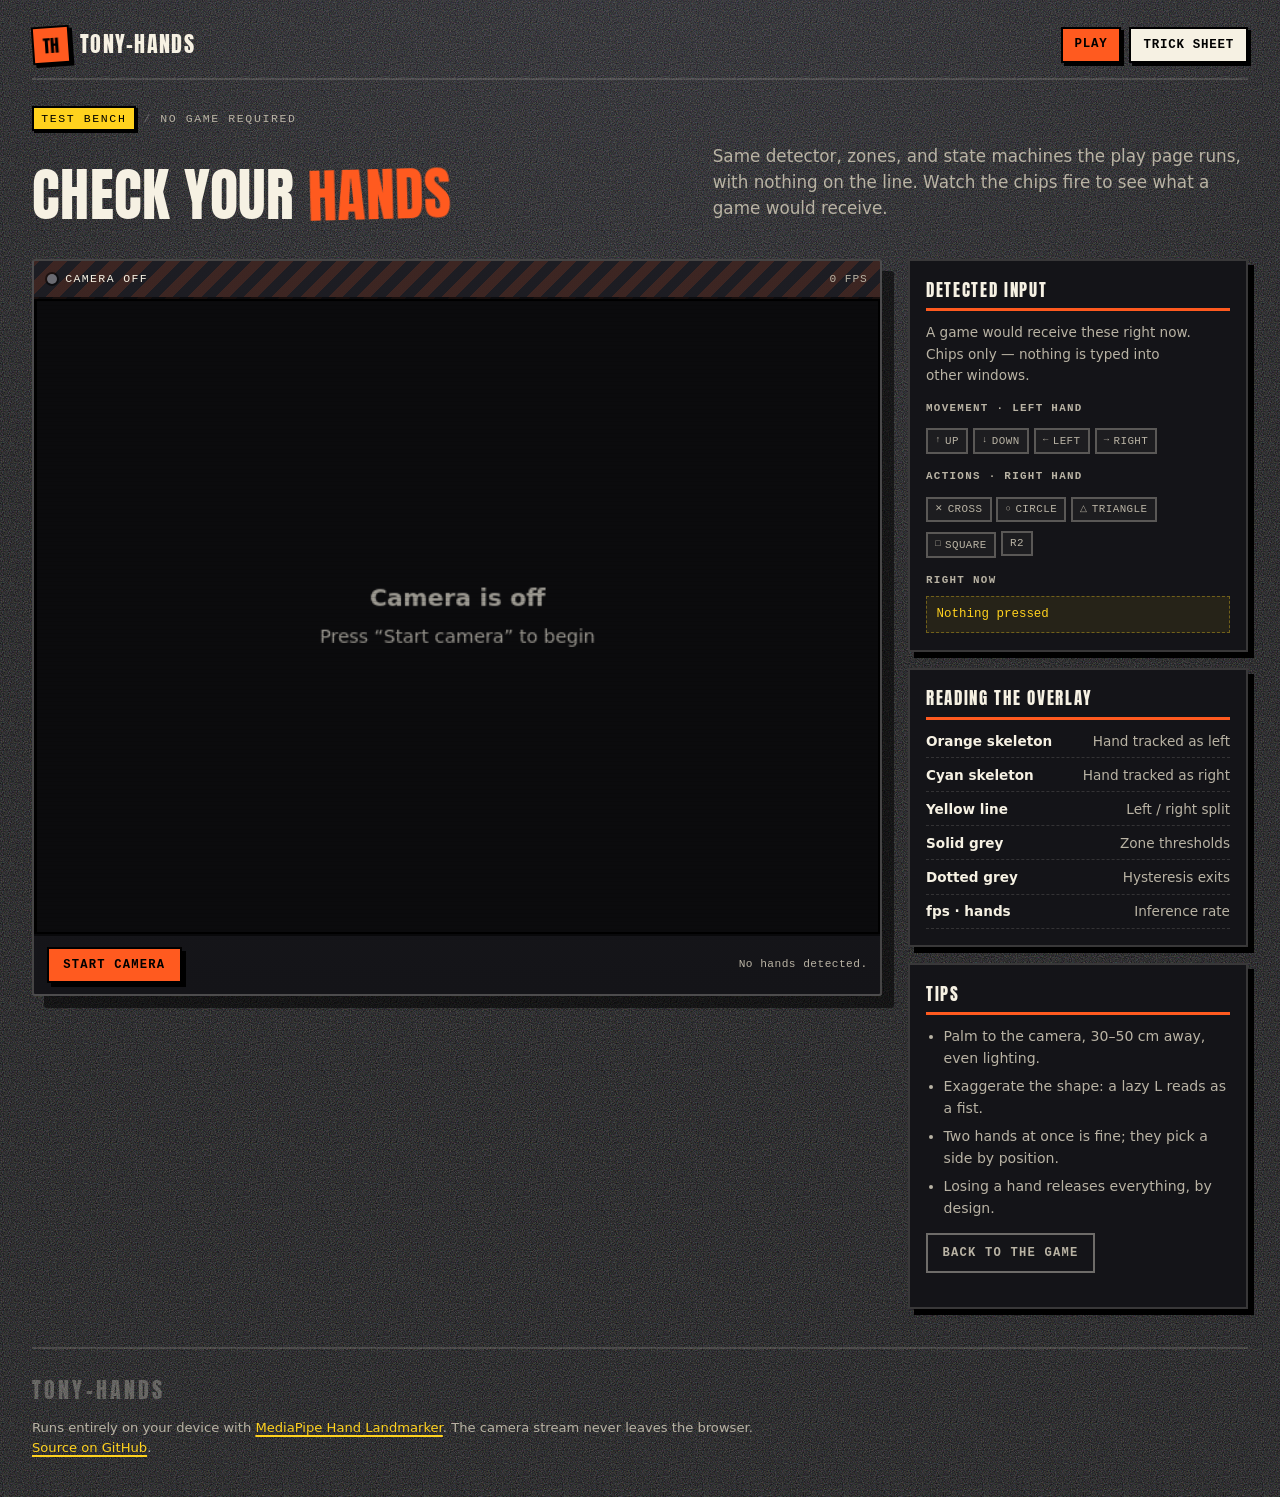
<file: web/demo.html>
<!DOCTYPE html>
<html lang="en">
  <head>
    <meta charset="utf-8" />
    <meta name="viewport" content="width=device-width, initial-scale=1" />
    <title>Hands test — Tony-Hands</title>
    <meta
      name="description"
      content="Test bench for Tony-Hands hands: MediaPipe hand tracking in the browser, with movement zones and the PlayStation inputs each gesture produces."
    />
    <meta name="color-scheme" content="dark" />
    <link
      rel="icon"
      href="data:image/svg+xml,%3Csvg xmlns='http://www.w3.org/2000/svg' viewBox='0 0 64 64'%3E%3Crect width='64' height='64' fill='%230b0b0d'/%3E%3Ctext x='32' y='45' font-family='Arial Black,Arial' font-size='30' font-weight='900' fill='%23ffd21e' text-anchor='middle'%3ETH%3C/text%3E%3C/svg%3E"
    />
    <link
      rel="preload"
      href="./fonts/anton-latin.woff2"
      as="font"
      type="font/woff2"
      crossorigin
    />

    <link rel="stylesheet" href="./styles.css" />
    <script type="module" src="./demo.js"></script>
  </head>
  <body class="page page--demo">
    <a class="skip-link" href="#stage">Skip to the preview</a>

    <header class="masthead">
      <div class="bar">
        <a class="brand" href="./index.html" aria-label="Tony-Hands, play">
          <span class="brand__stamp" aria-hidden="true">TH</span>
          <span class="brand__name">Tony-Hands</span>
        </a>
        <nav class="bar__nav" aria-label="Site">
          <a class="pill pill--go" href="./index.html">Play</a>
          <button class="pill" type="button" data-open-dialog="tricks" aria-haspopup="dialog">
            Trick sheet
          </button>
        </nav>
      </div>

      <div class="hero hero--compact">
        <p class="eyebrow">
          <span class="eyebrow__tag">Test bench</span>
          <span>No game required</span>
        </p>
        <h1 class="hero__title">Check your <em>hands</em></h1>
        <p class="hero__lede">
          Same detector, zones, and state machines the play page runs, with
          nothing on the line. Watch the chips fire to see what a game would
          receive.
        </p>
      </div>
    </header>

    <main>
      <section class="bench" aria-labelledby="stage-heading">
        <div class="bench__stage">
          <div class="cab">
            <div class="cab__bar">
              <p class="cab__rec">
                <span class="cab__dot" data-lamp aria-hidden="true"></span>
                <span id="status-text">Camera off</span>
              </p>
              <p class="cab__core" id="bench-fps">0 fps</p>
            </div>
            <div class="cab__screen">
              <canvas
                id="stage"
                width="640"
                height="480"
                role="img"
                aria-label="Mirrored camera preview. Movement zones are on the left half, action gestures on the right, with a skeleton over each tracked hand."
              >
                Your browser cannot display the camera preview.
              </canvas>
              <div class="cab__scanlines" aria-hidden="true"></div>
            </div>
            <div class="cab__deck cab__deck--split">
              <button class="btn btn--primary" id="start" type="button">
                Start camera
              </button>
              <p class="deck__note" id="hands">No hands detected.</p>
            </div>
          </div>

          <p class="error" id="error" role="alert" hidden></p>
        </div>

        <aside class="rail" aria-label="Readout">
          <section class="card">
            <h2 class="card__title">Detected input</h2>
            <p class="card__hint">
              A game would receive these right now. Chips only — nothing is
              typed into other windows.
            </p>
            <h3 class="card__sub">Movement · left hand</h3>
            <ul class="chips" role="list">
              <li><span class="chip" data-action="dpad_up"><span class="glyph" aria-hidden="true">↑</span>Up</span></li>
              <li><span class="chip" data-action="dpad_down"><span class="glyph" aria-hidden="true">↓</span>Down</span></li>
              <li><span class="chip" data-action="dpad_left"><span class="glyph" aria-hidden="true">←</span>Left</span></li>
              <li><span class="chip" data-action="dpad_right"><span class="glyph" aria-hidden="true">→</span>Right</span></li>
            </ul>
            <h3 class="card__sub">Actions · right hand</h3>
            <ul class="chips" role="list">
              <li><span class="chip" data-action="cross"><span class="glyph" aria-hidden="true">✕</span>Cross</span></li>
              <li><span class="chip" data-action="circle"><span class="glyph" aria-hidden="true">○</span>Circle</span></li>
              <li><span class="chip" data-action="triangle"><span class="glyph" aria-hidden="true">△</span>Triangle</span></li>
              <li><span class="chip" data-action="square"><span class="glyph" aria-hidden="true">□</span>Square</span></li>
              <li><span class="chip" data-action="r2">R2</span></li>
            </ul>
            <h3 class="card__sub">Right now</h3>
            <p class="summary" id="summary">Nothing pressed</p>
          </section>

          <section class="card">
            <h2 class="card__title">Reading the overlay</h2>
            <dl class="legend">
              <div><dt>Orange skeleton</dt><dd>Hand tracked as left</dd></div>
              <div><dt>Cyan skeleton</dt><dd>Hand tracked as right</dd></div>
              <div><dt>Yellow line</dt><dd>Left / right split</dd></div>
              <div><dt>Solid grey</dt><dd>Zone thresholds</dd></div>
              <div><dt>Dotted grey</dt><dd>Hysteresis exits</dd></div>
              <div><dt>fps · hands</dt><dd>Inference rate</dd></div>
            </dl>
          </section>

          <section class="card">
            <h2 class="card__title">Tips</h2>
            <ul class="ticks">
              <li>Palm to the camera, 30–50&nbsp;cm away, even lighting.</li>
              <li>Exaggerate the shape: a lazy L reads as a fist.</li>
              <li>Two hands at once is fine; they pick a side by position.</li>
              <li>Losing a hand releases everything, by design.</li>
            </ul>
            <p class="card__row">
              <a class="btn btn--ghost" href="./index.html">Back to the game</a>
            </p>
          </section>
        </aside>
      </section>
    </main>

    <footer class="footer">
      <p class="footer__mark" aria-hidden="true">Tony-Hands</p>
      <p>
        Runs entirely on your device with
        <a href="https://ai.google.dev/edge/mediapipe/solutions/vision/hand_landmarker">MediaPipe Hand Landmarker</a>.
        The camera stream never leaves the browser.
        <a href="https://github.com/Madvillainism/Tony-Hands">Source on GitHub</a>.
      </p>
    </footer>

    <dialog class="sheet" id="tricks" aria-labelledby="tricks-title" closedby="any">
      <div class="sheet__inner">
        <header class="sheet__head">
          <h2 class="sheet__title" id="tricks-title">Trick sheet</h2>
          <form method="dialog">
            <button class="sheet__close" type="submit" aria-label="Close the trick sheet">×</button>
          </form>
        </header>
        <div class="sheet__body">
          <section>
            <h3 class="sheet__sub">Hands</h3>
            <ul class="tricks">
              <li class="trick"><span class="trick__glyph" aria-hidden="true">✋</span><span class="trick__name">Open palm</span><span class="trick__key">Cross</span><span class="trick__note">Crouch and hold.</span></li>
              <li class="trick"><span class="trick__glyph" aria-hidden="true">👍</span><span class="trick__name">Thumbs up</span><span class="trick__key">Circle</span><span class="trick__note">Grab.</span></li>
              <li class="trick"><span class="trick__glyph" aria-hidden="true">👎</span><span class="trick__name">Thumbs down</span><span class="trick__key">Pause</span><span class="trick__note">Upright fist, thumb down. Repeat to resume.</span></li>
              <li class="trick"><span class="trick__glyph" aria-hidden="true">✌️</span><span class="trick__name">Peace sign</span><span class="trick__key">Triangle</span><span class="trick__note">Grind.</span></li>
              <li class="trick"><span class="trick__glyph" aria-hidden="true">🤘</span><span class="trick__name">L shape</span><span class="trick__key">Square</span><span class="trick__note">Flip trick.</span></li>
              <li class="trick"><span class="trick__glyph" aria-hidden="true">☝️</span><span class="trick__name">Point, left hand</span><span class="trick__key">R2 tap</span><span class="trick__note">120&nbsp;ms press.</span></li>
              <li class="trick"><span class="trick__glyph" aria-hidden="true">✊</span><span class="trick__name">Fist</span><span class="trick__key">Release</span><span class="trick__note">Drops what is held.</span></li>
            </ul>
          </section>
        </div>
      </div>
    </dialog>

    <video
      id="camera"
      class="visually-hidden"
      playsinline
      muted
      autoplay
      aria-hidden="true"
    ></video>

    <p class="visually-hidden" id="announcer" role="status"></p>
  </body>
</html>
</file>
<file: web/styles.css>
/* Tony-Hands — skate-zine UI.
 *
 * Palette, type, and texture are deliberately narrow: asphalt paper, bone
 * ink, one hot orange, one warning yellow. Everything else is spacing.
 * Baseline 2024 target: no polyfills, no CSS filters on the game canvas.
 */

@font-face {
  font-family: "Anton";
  src: url("./fonts/anton-latin.woff2") format("woff2");
  font-weight: 400;
  font-style: normal;
  font-display: swap;
  unicode-range: U+0000-00FF, U+0131, U+0152-0153, U+02BB-02BC, U+02C6, U+02DA,
    U+02DC, U+2000-206F, U+20AC, U+2122, U+2191, U+2193, U+2212, U+2215, U+FEFF,
    U+FFFD;
}

:root {
  --asphalt: #0b0b0d;
  --asphalt-2: #141418;
  --asphalt-3: #1d1d23;
  --bone: #f6f1e3;
  --bone-dim: #b9b3a4;
  --orange: #ff5a1f;
  --yellow: #ffd21e;
  --cyan: #34e0ff;
  --green: #56e08a;
  --ink: #000000;
  --line: 2px;
  --radius: 3px;
  --shadow-hard: 6px 6px 0 var(--ink);
  --shadow-drop: 12px 12px 0 rgba(0, 0, 0, 0.55);
  --wrap: 1320px;
  --pad: clamp(1rem, 2.5vw, 2.25rem);

  --font-display: "Anton", "Arial Narrow", "Haettenschweiler", Impact, sans-serif;
  --font-body: ui-sans-serif, system-ui, -apple-system, "Segoe UI", Roboto, sans-serif;
  --font-mono: ui-monospace, SFMono-Regular, Consolas, "Liberation Mono", monospace;

  /* Grain: one tiled SVG noise layer, painted on the page background only so
     it never sits between the emulator canvas and the compositor. */
  --grain: url("data:image/svg+xml,%3Csvg xmlns='http://www.w3.org/2000/svg' width='140' height='140'%3E%3Cfilter id='n'%3E%3CfeTurbulence type='fractalNoise' baseFrequency='0.85' numOctaves='3' stitchTiles='stitch'/%3E%3C/filter%3E%3Crect width='140' height='140' filter='url(%23n)' opacity='0.42'/%3E%3C/svg%3E");
}

*,
*::before,
*::after {
  box-sizing: border-box;
}

html {
  -webkit-text-size-adjust: 100%;
}

body {
  margin: 0;
  min-block-size: 100vh;
  background-color: var(--asphalt);
  background-image: var(--grain),
    radial-gradient(120% 90% at 50% -10%, #1b1b21 0%, var(--asphalt) 62%);
  background-size: 140px 140px, cover;
  color: var(--bone);
  font-family: var(--font-body);
  font-size: clamp(0.95rem, 0.35vw + 0.88rem, 1.05rem);
  line-height: 1.55;
  text-align: start;
  overflow-wrap: break-word;
}

img,
canvas,
video {
  max-inline-size: 100%;
}

a {
  color: var(--yellow);
  text-decoration-thickness: 2px;
  text-underline-offset: 3px;
}

a:hover {
  color: var(--orange);
}

code,
kbd {
  font-family: var(--font-mono);
  font-size: 0.86em;
}

:focus-visible {
  outline: 3px solid var(--cyan);
  outline-offset: 3px;
}

/* ------------------------------------------------------------------ layout */

.masthead,
main,
.footer {
  inline-size: min(100% - 2 * var(--pad), var(--wrap));
  margin-inline: auto;
}

.masthead {
  padding-block: clamp(1rem, 2vw, 1.75rem) clamp(1.5rem, 3vw, 2.5rem);
}

.bar {
  display: flex;
  flex-wrap: wrap;
  align-items: center;
  justify-content: space-between;
  gap: 1rem;
  padding-block-end: 0.9rem;
  border-block-end: var(--line) solid rgba(246, 241, 227, 0.14);
}

.brand {
  display: inline-flex;
  align-items: center;
  gap: 0.6rem;
  color: var(--bone);
  text-decoration: none;
}

.brand__stamp {
  display: grid;
  place-items: center;
  inline-size: 2.4rem;
  block-size: 2.4rem;
  background: var(--orange);
  color: var(--ink);
  font-family: var(--font-display);
  font-size: 1.15rem;
  letter-spacing: 0.02em;
  border: var(--line) solid var(--ink);
  box-shadow: 3px 3px 0 var(--ink);
  transform: rotate(-4deg);
}

.brand__name {
  font-family: var(--font-display);
  font-size: 1.35rem;
  letter-spacing: 0.06em;
  text-transform: uppercase;
}

.bar__nav {
  display: flex;
  flex-wrap: wrap;
  gap: 0.5rem;
}

.pill {
  display: inline-flex;
  align-items: center;
  gap: 0.35rem;
  padding: 0.4rem 0.75rem;
  background: var(--bone);
  color: var(--ink);
  font-family: var(--font-mono);
  font-size: 0.78rem;
  font-weight: 700;
  letter-spacing: 0.06em;
  text-transform: uppercase;
  text-decoration: none;
  border: var(--line) solid var(--ink);
  box-shadow: 3px 3px 0 var(--ink);
  cursor: pointer;
  transition: transform 120ms ease, box-shadow 120ms ease, background-color 120ms ease;
}

.pill:hover {
  background: var(--yellow);
  transform: translate(-1px, -1px);
  box-shadow: 4px 4px 0 var(--ink);
}

.pill:active {
  transform: translate(2px, 2px);
  box-shadow: 1px 1px 0 var(--ink);
}

.pill--go {
  background: var(--orange);
  color: var(--ink);
}

.pill--inline {
  font-size: 0.72rem;
  padding: 0.2rem 0.5rem;
  box-shadow: 2px 2px 0 var(--ink);
}

/* -------------------------------------------------------------------- hero */

.hero {
  display: grid;
  grid-template-columns: minmax(0, 1.2fr) minmax(0, 1fr);
  align-items: end;
  column-gap: clamp(1rem, 3vw, 3rem);
  row-gap: 0.75rem;
  padding-block-start: clamp(1.25rem, 2vw, 1.75rem);
}

.hero .eyebrow {
  grid-column: 1 / -1;
  margin-block-end: 0;
}

.hero--compact .hero__title {
  font-size: clamp(2.2rem, 5.5vw, 3.6rem);
}

.eyebrow {
  display: flex;
  flex-wrap: wrap;
  align-items: center;
  gap: 0.5rem;
  margin: 0 0 0.9rem;
  font-family: var(--font-mono);
  font-size: 0.72rem;
  letter-spacing: 0.14em;
  text-transform: uppercase;
  color: var(--bone-dim);
}

.eyebrow > span + span::before {
  content: "/";
  margin-inline-end: 0.5rem;
  color: rgba(246, 241, 227, 0.3);
}

.eyebrow__tag {
  background: var(--yellow);
  color: var(--ink);
  padding: 0.1rem 0.45rem;
  border: var(--line) solid var(--ink);
  box-shadow: 2px 2px 0 var(--ink);
}

.hero__title {
  margin: 0;
  font-family: var(--font-display);
  font-size: clamp(2.6rem, 6.4vw, 5rem);
  font-weight: 400;
  line-height: 0.9;
  letter-spacing: 0.005em;
  text-transform: uppercase;
  font-size-adjust: from-font;
  text-wrap: balance;
  max-inline-size: 16ch;
}

.hero__title em {
  display: inline-block;
  font-style: normal;
  color: var(--orange);
  transform: rotate(-1.5deg);
}

.hero__lede {
  max-inline-size: 52ch;
  margin: 0;
  color: var(--bone-dim);
  text-wrap: pretty;
}

/* ----------------------------------------------------------------- console */

.console {
  display: grid;
  grid-template-columns: minmax(0, 1fr) minmax(280px, 350px);
  gap: clamp(1rem, 2vw, 1.75rem);
  align-items: start;
  padding-block-end: clamp(1.5rem, 3vw, 3rem);
}

.cab {
  background: linear-gradient(180deg, var(--asphalt-3), var(--asphalt-2));
  border: var(--line) solid rgba(246, 241, 227, 0.22);
  border-radius: var(--radius);
  box-shadow: var(--shadow-drop);
}

.cab__bar {
  display: flex;
  align-items: center;
  justify-content: space-between;
  gap: 1rem;
  padding: 0.55rem 0.8rem;
  border-block-end: var(--line) solid rgba(0, 0, 0, 0.6);
  background: repeating-linear-gradient(
    -45deg,
    rgba(255, 90, 31, 0.14) 0 10px,
    transparent 10px 20px
  );
}

.cab__rec {
  display: inline-flex;
  align-items: center;
  gap: 0.5rem;
  margin: 0;
  font-family: var(--font-mono);
  font-size: 0.72rem;
  letter-spacing: 0.12em;
  text-transform: uppercase;
  color: var(--bone);
}

.cab__dot {
  inline-size: 0.65rem;
  block-size: 0.65rem;
  border-radius: 50%;
  background: #6b6b72;
  box-shadow: 0 0 0 2px rgba(0, 0, 0, 0.55);
}

[data-lamp][data-tone="live"] {
  background: var(--green);
}

[data-lamp][data-tone="busy"] {
  background: var(--yellow);
}

[data-lamp][data-tone="error"] {
  background: var(--orange);
}

[data-lamp][data-tone="idle"] {
  background: #8a8a94;
}

.cab__core {
  margin: 0;
  font-family: var(--font-mono);
  font-size: 0.7rem;
  letter-spacing: 0.08em;
  color: var(--bone-dim);
  text-transform: uppercase;
}

.cab__screen {
  position: relative;
  aspect-ratio: 4 / 3;
  background: #000;
  overflow: hidden;
  border-block: var(--line) solid #000;
  box-shadow: inset 0 0 0 1px rgba(246, 241, 227, 0.08);
}

.cab__game {
  position: absolute;
  inset: 0;
}

.cab__game canvas,
.cab__screen > canvas {
  display: block;
  inline-size: 100%;
  block-size: 100%;
  object-fit: contain;
  background: #000;
}

/* CRT lines on the placeholder only: during play the canvas stays clean. */
.cab__scanlines {
  position: absolute;
  inset: 0;
  z-index: 1;
  pointer-events: none;
  background: repeating-linear-gradient(
    to bottom,
    rgba(0, 0, 0, 0.22) 0 1px,
    transparent 1px 4px
  );
  opacity: 0.55;
}

body[data-status="live"] .cab__scanlines {
  display: none;
}

/* Emulator-style on-screen pad. Only shown on touch devices while a game is
   live in keyboard mode; pointer-events are re-enabled on the buttons only. */
.touch-pad {
  position: absolute;
  inset: auto 0 0;
  z-index: 4;
  display: none;
  align-items: end;
  justify-content: space-between;
  gap: 2vmin;
  padding: 2vmin;
  background: linear-gradient(to top, rgba(11, 11, 13, 0.82), rgba(11, 11, 13, 0));
  pointer-events: none;
  touch-action: none;
  user-select: none;
  -webkit-user-select: none;
  -webkit-touch-callout: none;
}
body[data-status="live"][data-mode="keyboard"][data-input="touch"] .touch-pad {
  display: flex;
}
.touch-pad__dpad {
  display: grid;
  grid-template: repeat(3, 1fr) / repeat(3, 1fr);
  gap: 0.4vmin;
  pointer-events: auto;
}
.touch-btn--up { grid-area: 1 / 2; }
.touch-btn--left { grid-area: 2 / 1; }
.touch-btn--right { grid-area: 2 / 3; }
.touch-btn--down { grid-area: 3 / 2; }
.touch-btn--up-left { grid-area: 1 / 1; }
.touch-btn--up-right { grid-area: 1 / 3; }
.touch-btn--down-left { grid-area: 3 / 1; }
.touch-btn--down-right { grid-area: 3 / 3; }
.touch-pad__face {
  display: grid;
  grid-template: repeat(2, 1fr) / repeat(2, 1fr);
  gap: 0.8vmin;
  pointer-events: auto;
}
.touch-pad__center,
.touch-pad__shoulders,
.touch-pad__system {
  display: flex;
  gap: 0.8vmin;
  pointer-events: auto;
}
.touch-pad__center {
  flex-direction: column;
  align-items: center;
  gap: 1.5vmin;
}
.touch-btn {
  min-inline-size: 44px;
  min-block-size: 44px;
  inline-size: clamp(44px, 9vmin, 72px);
  block-size: clamp(44px, 9vmin, 72px);
  display: grid;
  place-items: center;
  font-family: var(--font-mono);
  font-size: clamp(0.7rem, 2.2vmin, 0.95rem);
  color: var(--bone);
  background: rgba(29, 29, 35, 0.55);
  border: 2px solid rgba(246, 241, 227, 0.5);
  border-radius: 50%;
  touch-action: none;
  user-select: none;
  -webkit-user-select: none;
  -webkit-touch-callout: none;
  -webkit-tap-highlight-color: transparent;
}
.touch-btn.is-active {
  background: var(--yellow);
  color: var(--ink);
  transform: scale(0.94);
}
/* Our pad replaces EJS's built-in virtual gamepad. */
.ejs_virtualGamepad_parent { display: none !important; }

/* Only revealed by the landscape touch layout. */
.landscape-exit { display: none; }

.gate {
  position: absolute;
  z-index: 3;
  inset: 0;
  display: grid;
  align-content: center;
  justify-items: center;
  gap: 0.6rem;
  padding: clamp(1rem, 4vw, 2.5rem);
  text-align: center;
  background: radial-gradient(80% 70% at 50% 30%, #1b1b22 0%, #0a0a0c 75%);
}

.gate[hidden] {
  display: none;
}

.gate__kicker {
  margin: 0;
  font-family: var(--font-mono);
  font-size: 0.72rem;
  letter-spacing: 0.2em;
  text-transform: uppercase;
  color: var(--yellow);
}

.gate__title {
  margin: 0;
  font-family: var(--font-display);
  font-size: clamp(1.8rem, 4vw, 3rem);
  line-height: 1;
  text-transform: uppercase;
  letter-spacing: 0.01em;
}

.gate__note {
  margin: 0;
  max-inline-size: 44ch;
  color: var(--bone-dim);
  font-size: 0.92rem;
  text-wrap: pretty;
}

.gate__hint {
  margin: 0;
  font-family: var(--font-mono);
  font-size: 0.72rem;
  color: rgba(246, 241, 227, 0.55);
  overflow-wrap: anywhere;
}

.cab__deck {
  display: flex;
  flex-wrap: wrap;
  align-items: center;
  gap: 0.6rem 0.9rem;
  padding: 0.7rem 0.8rem;
  border-block-start: var(--line) solid rgba(0, 0, 0, 0.55);
}

.cab__deck--split {
  justify-content: space-between;
}

/* The chip readout is a hands-mode teaching aid; keyboard players get the
   on-page guide instead. data-mode is set from the first paint. */
body[data-mode="keyboard"] .cab__deck {
  display: none;
}

.deck__label,
.deck__note {
  margin: 0;
  font-family: var(--font-mono);
  font-size: 0.7rem;
  letter-spacing: 0.12em;
  text-transform: uppercase;
  color: var(--bone-dim);
}

.deck__note {
  letter-spacing: 0.04em;
  text-transform: none;
}

/* ------------------------------------------------------------------- chips */

.chips {
  display: flex;
  flex-wrap: wrap;
  gap: 0.3rem;
  margin: 0;
  padding: 0;
  list-style: none;
}

.chip {
  display: inline-flex;
  align-items: center;
  gap: 0.25rem;
  padding: 0.15rem 0.45rem;
  border: var(--line) solid rgba(246, 241, 227, 0.28);
  background: rgba(246, 241, 227, 0.04);
  color: var(--bone-dim);
  font-family: var(--font-mono);
  font-size: 0.68rem;
  letter-spacing: 0.04em;
  text-transform: uppercase;
  transition: background-color 90ms linear, color 90ms linear,
    transform 90ms linear;
}

.chip .glyph {
  font-size: 0.82em;
}

.chip.is-active {
  background: var(--yellow);
  border-color: var(--ink);
  color: var(--ink);
  font-weight: 700;
  transform: translate(-1px, -1px);
  box-shadow: 2px 2px 0 rgba(0, 0, 0, 0.6);
}

/* -------------------------------------------------------------------- rail */

.rail {
  display: grid;
  gap: clamp(0.75rem, 1.4vw, 1rem);
}

.card {
  padding: 0.95rem 1rem 1.05rem;
  background: var(--asphalt-2);
  border: var(--line) solid rgba(246, 241, 227, 0.16);
  box-shadow: var(--shadow-hard);
}

.card__title {
  margin: 0 0 0.7rem;
  padding-block-end: 0.35rem;
  font-family: var(--font-display);
  font-size: 1.05rem;
  font-weight: 400;
  letter-spacing: 0.1em;
  text-transform: uppercase;
  border-block-end: 3px solid var(--orange);
}

body[data-booted="true"] #game-picker .card__title::after {
  content: " (change)";
}

.card__sub {
  margin: 0.9rem 0 0.4rem;
  font-family: var(--font-mono);
  font-size: 0.68rem;
  letter-spacing: 0.12em;
  text-transform: uppercase;
  color: var(--bone-dim);
}

.card__hint {
  margin: 0.55rem 0 0;
  font-size: 0.85rem;
  color: var(--bone-dim);
  text-wrap: pretty;
}

.card__hint[data-tone="error"] {
  color: var(--orange);
}

.card__row {
  display: flex;
  flex-wrap: wrap;
  gap: 0.5rem;
  margin-block-start: 0.8rem;
}

/* ---------------------------------------------------------------- controls */

.segmented {
  display: grid;
  grid-template-columns: 1fr 1fr;
  gap: 0;
  margin: 0;
  padding: 0;
  border: var(--line) solid var(--bone);
  background: var(--asphalt);
}

.segmented__opt {
  position: relative;
  display: block;
}

.segmented__opt input {
  position: absolute;
  inset: 0;
  margin: 0;
  opacity: 0;
  cursor: pointer;
}

.segmented__opt > span {
  display: flex;
  flex-direction: column;
  align-items: center;
  justify-content: center;
  gap: 0.1rem;
  padding: 0.5rem 0.4rem;
  font-family: var(--font-mono);
  font-size: 0.74rem;
  letter-spacing: 0.08em;
  text-transform: uppercase;
  color: var(--bone-dim);
  border-inline-end: var(--line) solid rgba(246, 241, 227, 0.25);
  text-align: center;
}

.segmented__opt:last-child > span {
  border-inline-end: 0;
}

.segmented__opt small {
  font-size: 0.62rem;
  letter-spacing: 0.02em;
  text-transform: none;
  color: rgba(246, 241, 227, 0.5);
}

.segmented__opt input:checked + span {
  background: var(--orange);
  color: var(--ink);
  font-weight: 700;
}

.segmented__opt input:checked + span small {
  color: rgba(0, 0, 0, 0.65);
}

.segmented__opt input:focus-visible + span {
  outline: 3px solid var(--cyan);
  outline-offset: -3px;
}

.segmented__opt:hover > span {
  color: var(--bone);
}

/* ---------------------------------------------------------------- buttons */

.btn {
  display: inline-flex;
  align-items: center;
  justify-content: center;
  gap: 0.4rem;
  padding: 0.55rem 0.9rem;
  font-family: var(--font-mono);
  font-size: 0.76rem;
  font-weight: 700;
  letter-spacing: 0.1em;
  text-transform: uppercase;
  text-decoration: none;
  color: var(--bone);
  background: var(--asphalt-3);
  border: var(--line) solid var(--bone);
  box-shadow: 4px 4px 0 var(--ink);
  cursor: pointer;
  transition: transform 120ms ease, box-shadow 120ms ease, background-color 120ms ease;
}

.btn:hover:not(:disabled) {
  background: var(--bone);
  color: var(--ink);
  transform: translate(-1px, -1px);
  box-shadow: 5px 5px 0 var(--ink);
}

.btn:active:not(:disabled) {
  transform: translate(3px, 3px);
  box-shadow: 1px 1px 0 var(--ink);
}

.btn:disabled {
  opacity: 0.45;
  cursor: not-allowed;
  box-shadow: 4px 4px 0 rgba(0, 0, 0, 0.5);
}

.btn--primary {
  background: var(--orange);
  border-color: var(--ink);
  color: var(--ink);
}

.btn--primary:hover:not(:disabled) {
  background: var(--yellow);
  color: var(--ink);
}

.btn--big {
  padding: 0.8rem 1.5rem;
  font-size: 0.9rem;
  letter-spacing: 0.12em;
}

.btn--ghost {
  background: transparent;
  border-color: rgba(246, 241, 227, 0.4);
  box-shadow: none;
  color: var(--bone-dim);
}

.btn--ghost:hover:not(:disabled) {
  background: rgba(246, 241, 227, 0.1);
  color: var(--bone);
  box-shadow: none;
  transform: none;
}

.btn--tiny {
  padding: 0.2rem 0.5rem;
  font-size: 0.66rem;
  box-shadow: 2px 2px 0 var(--ink);
  margin-inline-start: auto;
}

/* ---------------------------------------------------------------- preview */

.preview {
  position: relative;
  aspect-ratio: 4 / 3;
  background: #000;
  border: var(--line) solid rgba(246, 241, 227, 0.2);
  overflow: hidden;
}

.preview canvas {
  display: block;
  inline-size: 100%;
  block-size: 100%;
  object-fit: cover;
}

.preview__off {
  position: absolute;
  inset: 0;
  display: grid;
  place-content: center;
  margin: 0;
  padding: 0.75rem;
  text-align: center;
  font-family: var(--font-mono);
  font-size: 0.72rem;
  letter-spacing: 0.06em;
  text-transform: uppercase;
  color: var(--bone-dim);
  background: rgba(11, 11, 13, 0.82);
}

.preview__off[hidden] {
  display: none;
}

/* The camera preview is only useful once Hands mode is picked. data-mode is
   set on <body> from the first paint, so there is no flash on a keyboard boot. */
body[data-mode="keyboard"] #hands-card {
  display: none;
}

/* -------------------------------------------------------------- ride/notes */

.ride,
.setup-notes {
  padding-block-end: clamp(1.5rem, 3vw, 3rem);
}

/* The four-step hand tutorial is only relevant in Hands mode, just like the
   camera card and the chip readout. */
body[data-mode="keyboard"] .ride {
  display: none;
}

.section-title {
  display: flex;
  align-items: baseline;
  gap: 0.6rem;
  margin: 0 0 1rem;
  font-family: var(--font-display);
  font-size: clamp(1.5rem, 3vw, 2.2rem);
  font-weight: 400;
  letter-spacing: 0.04em;
  text-transform: uppercase;
}

.section-title__num {
  font-family: var(--font-mono);
  font-size: 0.75rem;
  letter-spacing: 0.1em;
  color: var(--orange);
  border: var(--line) solid var(--orange);
  padding: 0.05rem 0.3rem;
}

.ride__steps {
  display: grid;
  grid-template-columns: repeat(auto-fit, minmax(240px, 1fr));
  gap: clamp(0.75rem, 1.5vw, 1.25rem);
  margin: 0;
  padding: 0;
  list-style: none;
  counter-reset: ride;
}

.ride__step {
  position: relative;
  padding: 1rem 1.1rem 1.1rem;
  background: var(--asphalt-2);
  border: var(--line) solid rgba(246, 241, 227, 0.16);
  border-block-start: 4px solid var(--yellow);
  box-shadow: var(--shadow-hard);
}

.ride__index {
  margin: 0 0 0.35rem;
  font-family: var(--font-display);
  font-size: 1.6rem;
  line-height: 1;
  color: var(--orange);
}

.ride__step h3 {
  margin: 0 0 0.4rem;
  font-size: 1.02rem;
  letter-spacing: 0.01em;
}

.ride__step p {
  margin: 0;
  color: var(--bone-dim);
  font-size: 0.92rem;
  text-wrap: pretty;
}

.ride__foot {
  margin: 1rem 0 0;
  font-size: 0.9rem;
  color: var(--bone-dim);
}

/* ------------------------------------------------------------------- demo */

.bench {
  display: grid;
  grid-template-columns: minmax(0, 1fr) minmax(280px, 340px);
  gap: clamp(1rem, 2vw, 1.75rem);
  align-items: start;
  padding-block-end: clamp(1.5rem, 3vw, 3rem);
}

.bench__stage {
  display: grid;
  gap: 0.75rem;
}

.legend {
  display: grid;
  gap: 0.4rem;
  margin: 0;
  font-size: 0.85rem;
}

.legend > div {
  display: flex;
  flex-wrap: wrap;
  justify-content: space-between;
  gap: 0.5rem;
  padding-block-end: 0.35rem;
  border-block-end: 1px dashed rgba(246, 241, 227, 0.14);
}

.legend dt {
  font-weight: 600;
}

.legend dd {
  margin: 0;
  color: var(--bone-dim);
}

.ticks {
  display: grid;
  gap: 0.4rem;
  margin: 0;
  padding-inline-start: 1.1rem;
  font-size: 0.88rem;
  color: var(--bone-dim);
}

.summary {
  margin: 0;
  padding: 0.5rem 0.6rem;
  background: rgba(253, 210, 30, 0.08);
  border: 1px dashed rgba(253, 210, 30, 0.35);
  font-family: var(--font-mono);
  font-size: 0.78rem;
  color: var(--yellow);
  min-block-size: 2.2rem;
}

.error {
  margin: 0;
  padding: 0.7rem 0.85rem;
  background: rgba(255, 90, 31, 0.12);
  border: var(--line) solid var(--orange);
  color: var(--bone);
  font-size: 0.9rem;
}

.error[hidden] {
  display: none;
}

/* ------------------------------------------------------------------ sheet */

.sheet {
  padding: 0;
  border: 3px solid var(--ink);
  background: var(--bone);
  color: var(--ink);
  box-shadow: 14px 14px 0 var(--orange);
  inline-size: min(940px, calc(100vw - 2rem));
  max-block-size: calc(100vh - 2rem);
}

/* Keep scroll gestures inside the sheet instead of chaining to the page. */
dialog:modal {
  overscroll-behavior: contain;
}

.sheet::backdrop {
  background: rgba(6, 6, 8, 0.78);
  overflow: hidden;
  overscroll-behavior: contain;
}

.sheet__inner {
  padding: clamp(1rem, 2.5vw, 1.75rem);
}

.sheet__head {
  display: flex;
  align-items: center;
  justify-content: space-between;
  gap: 1rem;
  padding-block-end: 0.6rem;
  border-block-end: 4px solid var(--ink);
}

.sheet__title {
  margin: 0;
  font-family: var(--font-display);
  font-size: clamp(1.6rem, 3.5vw, 2.4rem);
  font-weight: 400;
  letter-spacing: 0.03em;
  text-transform: uppercase;
}

.sheet__close {
  inline-size: 2.2rem;
  block-size: 2.2rem;
  font-family: var(--font-display);
  font-size: 1.4rem;
  line-height: 1;
  background: var(--orange);
  color: var(--ink);
  border: var(--line) solid var(--ink);
  box-shadow: 3px 3px 0 var(--ink);
  cursor: pointer;
}

.sheet__body {
  display: grid;
  gap: clamp(1rem, 2vw, 1.5rem);
  padding-block-start: 1rem;
  overflow: auto;
  max-block-size: calc(100vh - 10rem);
}

.sheet__sub {
  margin: 0 0 0.5rem;
  font-family: var(--font-mono);
  font-size: 0.74rem;
  letter-spacing: 0.14em;
  text-transform: uppercase;
  color: #7a2010;
}

.sheet__text {
  margin: 0 0 0.5rem;
  max-inline-size: 68ch;
  font-size: 0.92rem;
  text-wrap: pretty;
}

.tricks {
  display: grid;
  gap: 0.35rem;
  margin: 0;
  padding: 0;
  list-style: none;
}

.trick {
  display: grid;
  grid-template-columns: 2rem minmax(7rem, 1fr) minmax(5rem, auto) minmax(0, 1.4fr);
  align-items: center;
  gap: 0.6rem;
  padding: 0.4rem 0.5rem;
  background: rgba(0, 0, 0, 0.045);
  border-inline-start: 3px solid var(--ink);
}

.trick__glyph {
  font-size: 1.2rem;
  text-align: center;
}

.trick__name {
  font-weight: 700;
  font-size: 0.92rem;
}

.trick__key {
  font-family: var(--font-mono);
  font-size: 0.74rem;
  text-transform: uppercase;
  letter-spacing: 0.06em;
  background: var(--ink);
  color: var(--yellow);
  padding: 0.1rem 0.4rem;
  justify-self: start;
}

.trick__note {
  font-size: 0.85rem;
  color: #3d3a33;
}

/* Collapsed by default: the rail stays short until the guide is wanted. */
.guide-details > summary {
  display: flex;
  align-items: center;
  justify-content: space-between;
  gap: 0.5rem;
  cursor: pointer;
  list-style: none;
}

.guide-details > summary::-webkit-details-marker {
  display: none;
}

.guide-details > summary::after {
  content: "+";
  font-family: var(--font-mono);
  font-size: 1rem;
  color: var(--orange);
}

.guide-details[open] > summary::after {
  content: "–";
}

.guide-details__hint {
  margin-block-start: 0;
}

.guide-list {
  display: grid;
  gap: 0.35rem;
  margin: 0.7rem 0 0;
  padding: 0;
  list-style: none;
}

.guide-list li {
  display: grid;
  grid-template-columns: minmax(4.5rem, auto) minmax(3.5rem, auto) minmax(0, 1fr);
  align-items: baseline;
  gap: 0.5rem;
  padding-block-end: 0.35rem;
  border-block-end: 1px dashed rgba(246, 241, 227, 0.16);
  font-size: 0.82rem;
}

.guide-list__keys {
  white-space: nowrap;
}

.guide-list__keys kbd {
  margin-inline-end: 0.15rem;
}

.guide-list__button {
  font-family: var(--font-mono);
  font-size: 0.7rem;
  letter-spacing: 0.06em;
  text-transform: uppercase;
  color: var(--yellow);
}

.guide-list__effect {
  color: var(--bone-dim);
}

@media (max-width: 420px) {
  .guide-list li {
    grid-template-columns: 1fr;
    gap: 0.15rem;
  }
}

kbd {
  display: inline-block;
  padding: 0.05rem 0.35rem;
  background: #fff;
  border: 1px solid rgba(0, 0, 0, 0.45);
  border-block-end-width: 3px;
  color: var(--ink);
  font-size: 0.72rem;
  font-weight: 700;
}

/* ---------------------------------------------------------------- footer */

.footer {
  display: grid;
  gap: 0.6rem;
  padding-block: 1.5rem 2.5rem;
  border-block-start: var(--line) solid rgba(246, 241, 227, 0.14);
  color: var(--bone-dim);
  font-size: 0.82rem;
}

.footer p {
  margin: 0;
  max-inline-size: 90ch;
}

.footer__mark {
  font-family: var(--font-display);
  font-size: 1.4rem;
  letter-spacing: 0.14em;
  text-transform: uppercase;
  color: rgba(246, 241, 227, 0.28);
}

/* ------------------------------------------------------------ emulator UI */

/* EmulatorJS draws its own start screen; only the type is nudged so it does
   not look like a different product next to the bezel. */
.cab__game .ejs_start_button {
  font-family: var(--font-display) !important;
  letter-spacing: 0.08em !important;
  text-transform: uppercase !important;
}

.cab__game .ejs_parent {
  font-family: var(--font-body);
}

/* ------------------------------------------------------------- utilities */

.visually-hidden {
  position: absolute !important;
  inline-size: 1px;
  block-size: 1px;
  margin: -1px;
  padding: 0;
  overflow: hidden;
  clip-path: inset(50%);
  white-space: nowrap;
  border: 0;
}

.skip-link {
  position: absolute;
  inset-block-start: -3rem;
  inset-inline-start: 1rem;
  z-index: 10;
  padding: 0.5rem 0.9rem;
  background: var(--yellow);
  color: var(--ink);
  font-family: var(--font-mono);
  font-size: 0.8rem;
  font-weight: 700;
  text-transform: uppercase;
  border: var(--line) solid var(--ink);
  transition: inset-block-start 120ms ease;
}

.skip-link:focus-visible {
  inset-block-start: 0.75rem;
}

.banner {
  margin: 1rem auto;
  inline-size: min(100% - 2rem, var(--wrap));
  padding: 0.8rem 1rem;
  background: var(--orange);
  color: var(--ink);
  font-weight: 700;
}

/* --------------------------------------------------------------- narrow */

@media (max-width: 1080px) {
  .console,
  .bench {
    grid-template-columns: minmax(0, 1fr);
  }

  .rail {
    grid-template-columns: repeat(auto-fit, minmax(260px, 1fr));
    align-items: start;
  }
}

@media (max-width: 820px) {
  .hero {
    grid-template-columns: minmax(0, 1fr);
    align-items: start;
  }

  .hero__lede {
    max-inline-size: 62ch;
  }
}

@media (max-width: 640px) {
  .hero__title {
    font-size: clamp(2.2rem, 12vw, 3.2rem);
    max-inline-size: none;
  }

  /* The 4:3 screen is only ~200px tall at 320px; let the pre-boot gate grow
     and scroll instead of clipping its instructions and Boot button. */
  .cab__screen {
    aspect-ratio: auto;
    min-block-size: 14rem;
  }

  .gate {
    align-content: start;
    overflow-y: auto;
    gap: 0.4rem;
    padding: 0.75rem;
  }

  .gate__title {
    font-size: clamp(1.4rem, 9vw, 2rem);
  }

  .gate__note {
    font-size: 0.82rem;
  }

  .cab__bar {
    flex-wrap: wrap;
    gap: 0.35rem;
  }

  .trick {
    grid-template-columns: 1.6rem minmax(0, 1fr);
    row-gap: 0.2rem;
  }

  .trick__key {
    grid-column: 2;
  }

  .trick__note {
    grid-column: 2;
  }

  .bar {
    align-items: flex-start;
  }
}

/* ------------------------------------------------------------ intro sheet */

.intro__grid {
  display: grid;
  grid-template-columns: repeat(auto-fit, minmax(150px, 1fr));
  gap: 0.75rem;
  margin: 0;
  padding: 0;
  list-style: none;
}

.intro__demo {
  display: grid;
  justify-items: center;
  gap: 0.35rem;
  padding: 0.7rem 0.5rem;
  background: rgba(0, 0, 0, 0.05);
  border-inline-start: 3px solid var(--orange);
  text-align: center;
}

.intro__demo p {
  margin: 0;
  font-size: 0.82rem;
  color: #3d3a33;
}

.intro__hand {
  display: inline-block;
  font-size: 2rem;
  line-height: 1.2;
  translate: 0;
  scale: 1;
  opacity: 1;
}

.intro__close {
  margin-block-start: 1rem;
}

/* ------------------------------------------------------------- remap sheet */

.remap__grid {
  display: grid;
  grid-template-columns: repeat(auto-fit, minmax(150px, 1fr));
  gap: 0.4rem;
  margin: 0;
  padding: 0;
  list-style: none;
}

.remap__grid button {
  inline-size: 100%;
  padding: 0.45rem 0.6rem;
  font-family: var(--font-mono);
  font-size: 0.78rem;
  text-align: start;
  color: var(--ink);
  background: #fff;
  border: 1px solid rgba(0, 0, 0, 0.45);
  border-block-end-width: 3px;
  cursor: pointer;
}

.remap__grid button:hover {
  border-color: var(--orange);
}

.remap__grid button[data-capturing="true"] {
  background: var(--yellow);
  border-color: var(--ink);
}

/* ------------------------------------------------------ landscape touch view */

/* Touch devices in landscape get a game-first, full-viewport layout. The pad
   spreads to the corners like a PS1 controller instead of a bottom bar. */
@media (pointer: coarse) and (orientation: landscape) {
  body:not([data-landscape-dismissed="true"]) {
    overflow: hidden;
    overscroll-behavior: none;
    background: #000;
  }

  body:not([data-landscape-dismissed="true"]) .masthead,
  body:not([data-landscape-dismissed="true"]) .rail,
  body:not([data-landscape-dismissed="true"]) .ride,
  body:not([data-landscape-dismissed="true"]) .setup-notes,
  body:not([data-landscape-dismissed="true"]) .footer,
  body:not([data-landscape-dismissed="true"]) .cab__bar,
  body:not([data-landscape-dismissed="true"]) .cab__deck {
    display: none;
  }

  body:not([data-landscape-dismissed="true"]) main,
  body:not([data-landscape-dismissed="true"]) .console {
    display: block;
    inline-size: 100%;
    margin: 0;
    padding: 0;
  }

  body:not([data-landscape-dismissed="true"]) .cab {
    border: 0;
    border-radius: 0;
    box-shadow: none;
    background: #000;
  }

  body:not([data-landscape-dismissed="true"]) .cab__screen {
    aspect-ratio: auto;
    inline-size: 100vw;
    inline-size: 100dvw;
    block-size: 100vh;
    block-size: 100dvh;
    border: 0;
    box-shadow: none;
  }

  body:not([data-landscape-dismissed="true"]) .landscape-exit {
    display: grid;
    place-items: center;
    position: absolute;
    inset-block-start: max(0.5rem, env(safe-area-inset-top, 0px));
    inset-inline-end: max(0.5rem, env(safe-area-inset-right, 0px));
    z-index: 6;
    min-inline-size: 44px;
    min-block-size: 44px;
    padding: 0.35rem 0.6rem;
    font-family: var(--font-mono);
    font-size: 0.72rem;
    font-weight: 700;
    letter-spacing: 0.08em;
    text-transform: uppercase;
    color: var(--ink);
    background: var(--yellow);
    border: var(--line) solid var(--ink);
    box-shadow: 3px 3px 0 var(--ink);
    cursor: pointer;
  }

  body[data-status="live"][data-mode="keyboard"][data-input="touch"]:not([data-landscape-dismissed="true"]) .touch-pad {
    display: grid;
    inset: 0;
    grid-template-columns: auto auto auto 1fr auto auto auto;
    grid-template-rows: auto 1fr auto;
    grid-template-areas:
      "l2 l1 select . start r1 r2"
      ". . . . . . ."
      "dpad . . . . . face";
    gap: 0;
    padding: max(0.5rem, env(safe-area-inset-top, 0px))
      max(4.75rem, calc(env(safe-area-inset-right, 0px) + 4.75rem))
      max(0.5rem, env(safe-area-inset-bottom, 0px))
      max(0.5rem, env(safe-area-inset-left, 0px));
    background: none;
  }

  .touch-pad__center,
  .touch-pad__shoulders,
  .touch-pad__system {
    display: contents;
  }

  .touch-pad [data-action="l2"] { grid-area: l2; justify-self: start; align-self: start; }
  .touch-pad [data-action="l1"] { grid-area: l1; justify-self: start; align-self: start; }
  .touch-pad [data-action="select"] { grid-area: select; justify-self: center; align-self: start; }
  .touch-pad [data-action="start"] { grid-area: start; justify-self: center; align-self: start; }
  .touch-pad [data-action="r1"] { grid-area: r1; justify-self: end; align-self: start; }
  .touch-pad [data-action="r2"] { grid-area: r2; justify-self: end; align-self: start; }

  .touch-pad__dpad {
    grid-area: dpad;
    justify-self: start;
    align-self: end;
  }

  .touch-pad__face {
    grid-area: face;
    justify-self: end;
    align-self: end;
    grid-template: repeat(3, 1fr) / repeat(3, 1fr);
    gap: 0.5vmin;
  }

  .touch-pad__face .touch-btn--triangle { grid-area: 1 / 2; }
  .touch-pad__face .touch-btn--square { grid-area: 2 / 1; }
  .touch-pad__face .touch-btn--circle { grid-area: 2 / 3; }
  .touch-pad__face .touch-btn--cross { grid-area: 3 / 2; }

  .touch-pad .touch-btn {
    min-inline-size: 44px;
    min-block-size: 44px;
    inline-size: clamp(44px, 9vmin, 68px);
    block-size: clamp(44px, 9vmin, 68px);
  }
}

/* ------------------------------------------------------------- motion pref */

@media (prefers-reduced-motion: no-preference) {
  .brand__stamp {
    animation: stamp-in 420ms ease-out both;
  }

  .gate__title {
    animation: rise 320ms ease-out both;
  }

  /* Static by default; motion is opt-in. Scoped to [open] so closing the
     dialog is the pause control — nothing animates offscreen. */
  #gesture-intro[open] .intro__hand--tap {
    animation: intro-pulse 1.2s ease-in-out infinite;
  }

  #gesture-intro[open] .intro__hand--slide {
    animation: intro-slide 1.6s ease-in-out infinite;
  }

  #gesture-intro[open] .intro__hand--cycle {
    animation: intro-pulse 1.4s ease-in-out infinite;
  }

  #gesture-intro[open] .intro__hand--fade {
    animation: intro-fade 2s ease-in-out infinite;
  }

  #gesture-intro[open] .intro__hand--leave {
    animation: intro-slide 1.8s ease-in-out infinite reverse;
  }
}

@keyframes intro-pulse {
  50% {
    scale: 1.15;
    opacity: 0.85;
  }
}

@keyframes intro-slide {
  50% {
    translate: 24px 0;
  }
}

@keyframes intro-fade {
  50% {
    opacity: 0;
  }
}

@keyframes stamp-in {
  from {
    transform: rotate(-14deg) scale(0.7);
    opacity: 0;
  }
  to {
    transform: rotate(-4deg) scale(1);
    opacity: 1;
  }
}

@keyframes rise {
  from {
    transform: translateY(8px);
    opacity: 0;
  }
  to {
    transform: none;
    opacity: 1;
  }
}
</file>
